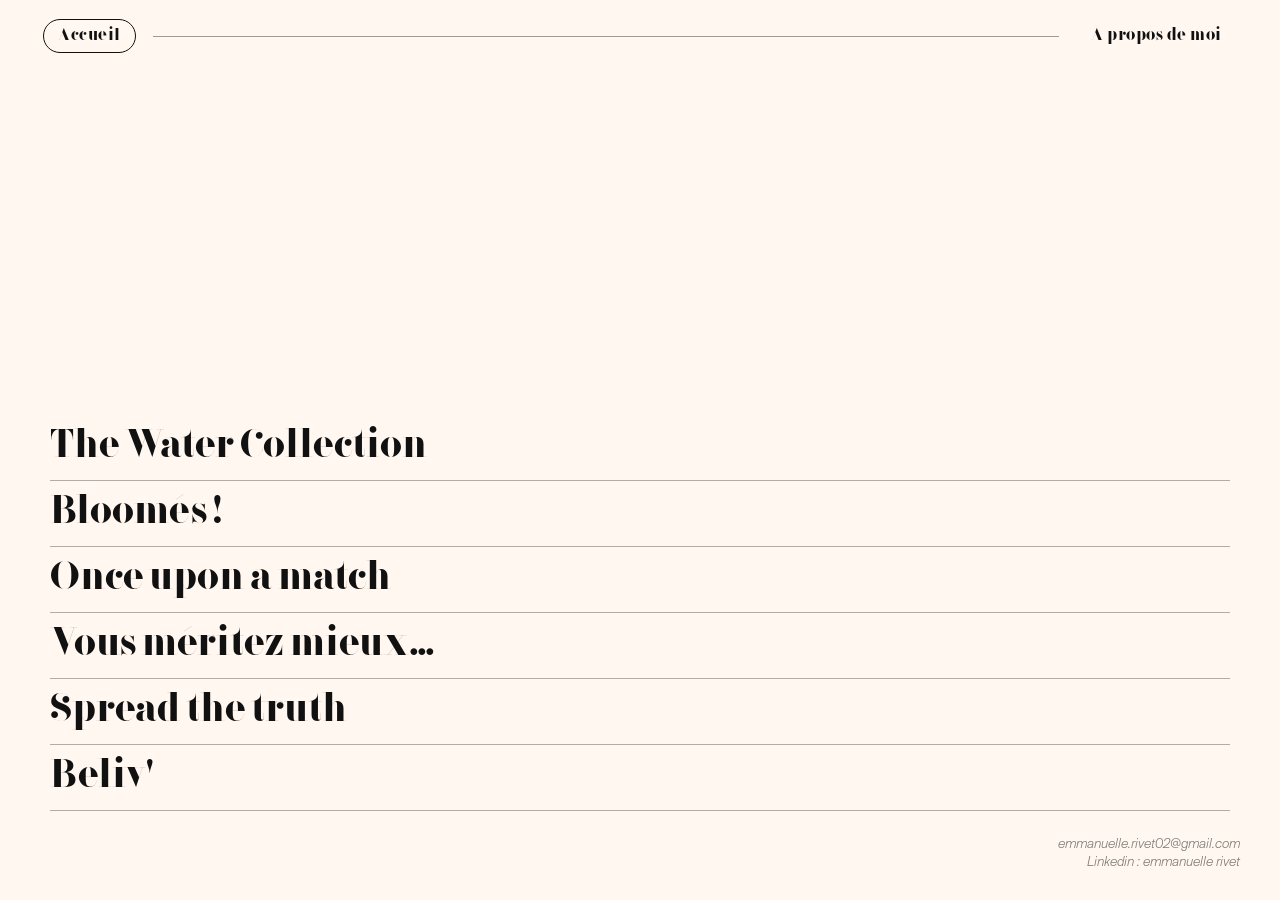
<file: index.html>
<!DOCTYPE html>
<html lang="fr">
<head>
    <meta charset="UTF-8">
    <meta name="viewport" content="width=device-width, initial-scale=1.0">
    <title>Page Accueil</title>
    <link rel="stylesheet" href="CSS/style.css">
</head>
<body>

<header>
     <a class="left fade-item" href="index.html">Accueil</a>
     <div class="header-line"></div>
     <a class="right fade-item" href="apropos.html">À propos de moi</a>
</header>

<main>
  <!-- LISTE -->
  <div class="projects fade-item">
    <a href="dmw.html" class="project" data-img="images/Projet/1-accueil/DA_BuzzmanDMW_TheWaterCollection.png">The Water Collection</a>
    <a href="bloome.html" class="project" data-img="images/Projet/1-accueil/bloome-mockup.png">Bloomés !</a>
    <a href="ouam.html" class="project" data-img="images/Projet/1-accueil/Once-unpon-a-match.jpg">Once upon a match</a>
    <a href="da.html" class="project" data-img="images/Projet/1-accueil/BEURRE_vf_accueil.jpg">Vous méritez mieux...</a>
    <a href="spread.html" class="project" data-img="images/Projet/1-accueil/Spread-the-truth.png">Spread the truth</a>
    <a href="beliv.html" class="project" data-img="images/Projet/1-accueil/beliv.png">Beliv'</a>
  </div>

  <!-- IMAGE -->
  <div class="preview fade-item">
    <img id="preview-img" >
  </div>

<div class="contact fade-item">
  <a href="mailto:emmanuelle.rivet02@gmail.com">
    emmanuelle.rivet02@gmail.com
  </a>

  <a href="https://www.linkedin.com/in/emmanuelle-rivet" target="_blank">
    Linkedin : emmanuelle rivet
  </a>
</div>

</main>

        <script src="JS/index.js"></script>
</body>

<div id="splash">
  <img src="images/Projet/1-accueil/Transition.png" alt="loading">
</div>

</html>
</file>
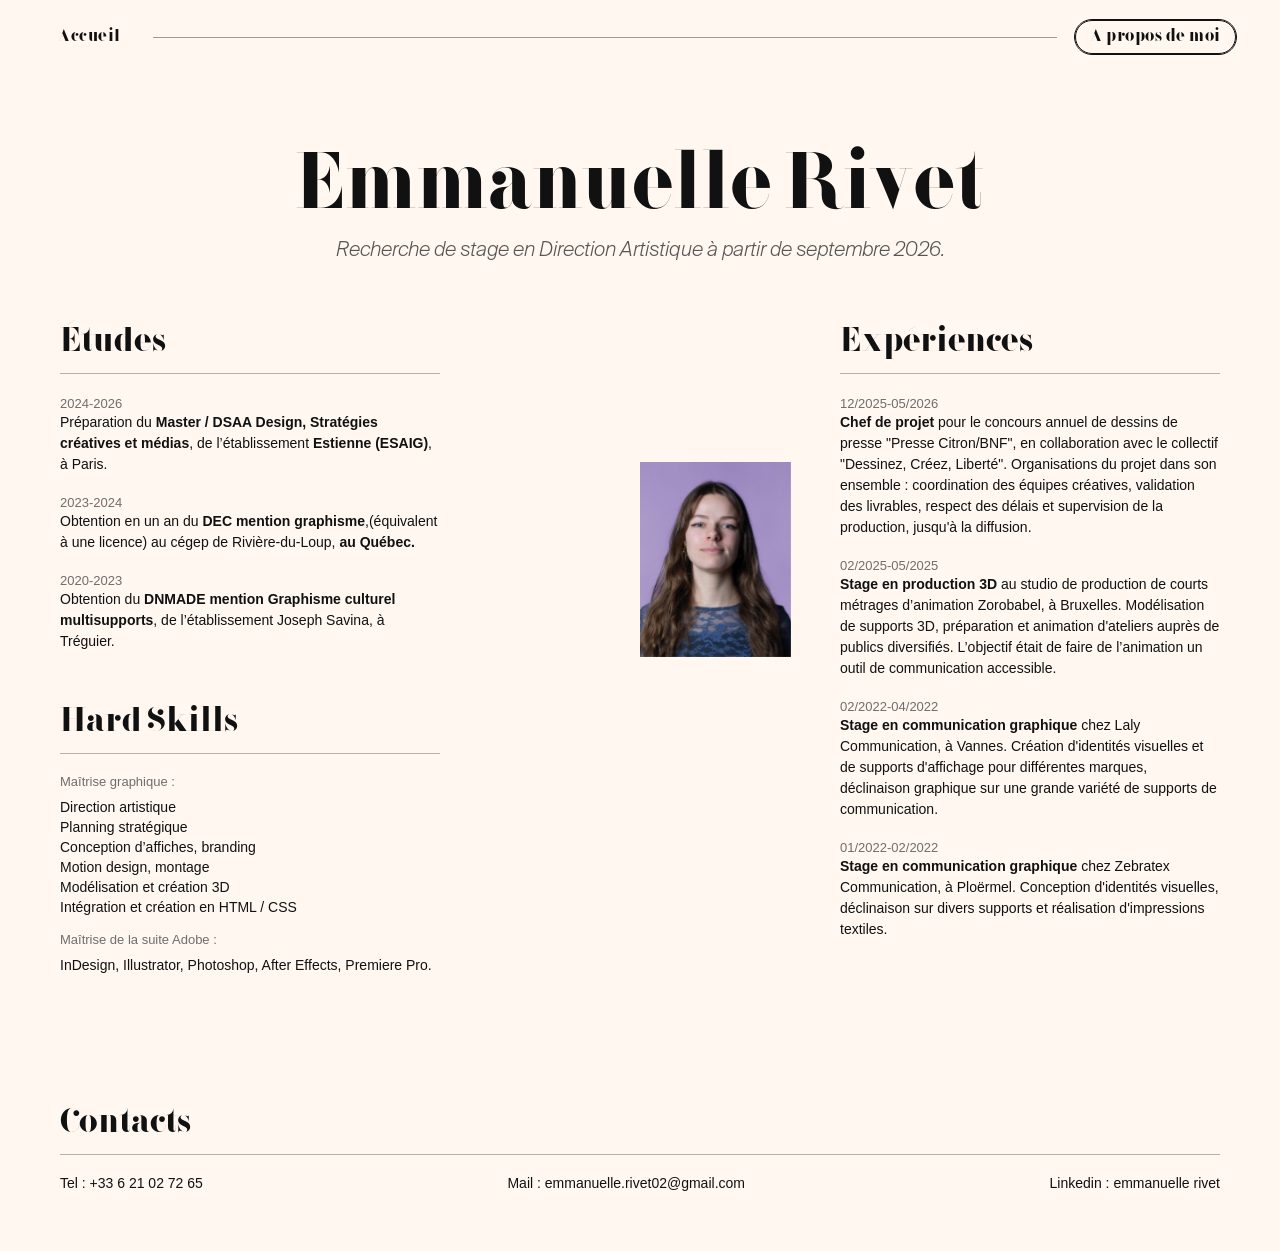
<file: apropos.html>
<!DOCTYPE html>
<html lang="fr">
<head>
    <meta charset="UTF-8">
    <meta name="viewport" content="width=device-width, initial-scale=1.0">
    <title>À propos</title>
    <link rel="stylesheet" href="CSS/tyles-apropos.css">
</head>

<body>

<header>
    <a class="left fade-item" href="index.html">Accueil</a>
    <div class="header-line"></div>
    <a class="right fade-item" href="apropos.html">À propos de moi</a>
</header>

<main class="container">

    <!-- HERO -->
    <section class="hero fade-item">
        <div class="hero-title zoom-hover">Emmanuelle Rivet</div>
        <p class="subtitle">Recherche de stage en Direction Artistique à partir de septembre 2026.</p>
    </section>

    <!-- GRID -->
    <section class="grid fade-item">

        <!-- LEFT -->
        <div>
            <div class="section fade-item">
                <div class="section-title zoom-hover">Études</div>
                <div class="line"></div>

                <div class="item">
                    <span class="date">2024-2026</span>
                    <p>Préparation du <strong>Master / DSAA Design, Stratégies créatives et médias</strong>, de l’établissement <strong>Estienne (ESAIG)</strong>, à Paris.</p>
                </div>

                <div class="item">
                    <span class="date">2023-2024</span>
                    <p>Obtention en un an du <strong>DEC mention graphisme</strong>,(équivalent à une licence) au cégep de Rivière-du-Loup, <strong>au Québec.</strong>   </p>
                </div>

                <div class="item">
                    <span class="date">2020-2023</span>
                    <p>Obtention du <strong>DNMADE mention Graphisme culturel multisupports</strong>, de l’établissement Joseph Savina, à Tréguier.</p>
                </div>
            </div>

            <div class="section fade-item">
                <div class="section-title zoom-hover">Hard Skills</div>
                <div class="line"></div>

                <div class="skills">
                    <p>Maîtrise graphique :</p>
                    <ul>
                        <li>Direction artistique</li>
                        <li>Planning stratégique</li>
                        <li>Conception d’affiches, branding</li>
                        <li>Motion design, montage</li>
                        <li>Modélisation et création 3D</li>
                        <li>Intégration et création en HTML / CSS</li>
                    </ul>
                </div>

                <div class="adobe"> 
                  <p>Maîtrise de la suite Adobe : </p>
                  <ul><li>InDesign, Illustrator, Photoshop, After Effects, Premiere Pro.</li></ul>
                </div>
            </div>
        </div>

        <!-- IMAGE -->
        <div class="center">
<img id="preview" src="images/Projet/0-A propos/photo-2.jpg" alt="portrait">        </div>

        <!-- RIGHT -->
        <div>
            <div class="section fade-item">
                <div class="section-title zoom-hover">Expériences</div>
                <div class="line"></div>

                <div class="item">
                    <span class="date">12/2025-05/2026</span>
                    <p><strong>Chef de projet</strong> pour le concours annuel de dessins de presse "Presse Citron/BNF", en collaboration avec le collectif "Dessinez, Créez, Liberté".
                    Organisations du projet dans son ensemble : coordination des équipes créatives, validation des livrables, respect des délais et supervision de la production, jusqu'à la diffusion.</p>
                </div>

                <div class="item">
                    <span class="date">02/2025-05/2025</span>
                    <p><strong>Stage en production 3D</strong> au studio de production de courts métrages d’animation Zorobabel, à Bruxelles.
                    Modélisation de supports 3D, préparation et animation d'ateliers auprès de publics diversifiés. L’objectif était de faire de l’animation un outil de communication accessible.</p>
                </div>

                <div class="item">
                    <span class="date">02/2022-04/2022</span>
                    <p><strong>Stage en communication graphique</strong> chez Laly Communication, à Vannes.
                    Création d'identités visuelles et de supports d'affichage pour différentes marques, déclinaison graphique sur une grande variété de supports de communication.</p>
                </div>

                <div class="item">
                    <span class="date">01/2022-02/2022</span>
                    <p><strong>Stage en communication graphique</strong> chez  Zebratex Communication, à Ploërmel.
                    Conception d'identités visuelles, déclinaison sur divers supports et réalisation d'impressions textiles.</p>
                </div>
            </div>
        </div>

    </section>

    <!-- CONTACT -->
    <footer class="contact fade-item">
        <div class="section-title zoom-hover">Contacts</div>
        <div class="line"></div>

        <div class="contact-grid">
            <p><a href="tel:+33621027265">Tel : +33 6 21 02 72 65</a></p>
            <p><a href="mailto:emmanuelle.rivet02@gmail.com">Mail : emmanuelle.rivet02@gmail.com</a></p>
            <p><a href="https://www.linkedin.com/in/emmanuelle-rivet" target="_blank">Linkedin : emmanuelle rivet</a></p>
        </div>
    </footer>

</main>
        <script src="JS/apropos.js"></script>

</body>
</html>
</file>
<file: CSS/style.css>
@font-face {
  font-family: 'F37Bella';
  src: url('../Typo/F37 Bella/F37Bella.otf') format('opentype');
  font-weight: normal;
  font-style: normal;
}
@font-face {
  font-family: 'SuisseI';
  src: url('../Typo/suissefont/SuisseIntl-LightItalic.otf') format('opentype');
  font-weight: normal;
  font-style: normal;
}
  @font-face {
  font-family: 'Suisse';
  src: url('../Typo/suissefont/SuisseIntl-Light.otf') format('opentype');
  font-weight: normal;
  font-style: normal;
}* 

{
  margin: 0;
  padding: 0;
  box-sizing: border-box;
  font-family: Arial, sans-serif;
}

a {
  text-decoration: none;
  color: inherit;
}
html, body {
  overflow-x: hidden;
}
body {
  margin: 0;
  font-family: 'Suisse', serif;
  color: #111;
  background: #fff7f0;
opacity: 1;
  transition: opacity 0.4s ease;
  overflow: hidden;
}

body.fade-out {
  opacity: 0;
}
/* HEADER */
header {
  position: fixed;
  top: 0;
  left: 0;
  width: 100%;
  padding: 20px 44px 2px;
  display: flex;
  align-items: center;
  gap: 18px;
  z-index: 100;
  background: #fff7f0;
}
header .left {
  outline: 1.5px solid #111;
  background: #fff7f0;
  cursor: pointer; /* ou crosshair, grab, etc. */
}

header .left,
header .right {
  font-family: 'F37Bella';
  font-size: 17px;
  font-weight: 500;
  letter-spacing: 0.03em;
  white-space: nowrap;
  color: #111;
  padding: 6px 14px;
  border-radius: 999px;
  transition: all 0.25s ease;
}

header .header-line {
  flex: 1;
  height: 1px;
  background: #111;
  opacity: 0.4;
}

header .left:hover,
header .right:hover {
  outline: 1.5px solid #111;
  background: #fff7f0;
  cursor: pointer; /* ou crosshair, grab, etc. */

}
/* LAYOUT */
main {
  display: flex;
  height: calc(100vh - 80px);
}

/* PROJETS */
.projects {
  width: 60%;
  display: flex;
  flex-direction: column;
  justify-content: flex-end; /* 👈 clé ici */
  padding-left: 50px;
  padding-bottom: 10px; /* petit espace du bas */
  height: 100%;
  position: relative;
}

.project::after {
  content: "";
  position: absolute;
  left: 0;
  bottom: 0;
  width: calc(100vw - 100px);
  height: 0.5px;
  background: rgba(0,0,0,0.3);
  transform: translateZ(0);
  z-index: 0;
}

/* TEXTE */
.project {
  font-family: 'F37Bella', serif;
  font-size: 42px; /* 1/3 plus petit */
  text-decoration: none;
  color: #111;
  padding: 9px 0;

  position: relative;
  z-index: 2; /* au-dessus des lignes */

  transition: transform 0.3s cubic-bezier(.25,.8,.25,1),
              opacity 0.3s;
}

/* HOVER PREMIUM */
.project:hover {
  transform: scale(1.08);
  color: rgba(17,17,17,0.45);

}

/* IMAGE */

.preview {
  width: 50%;
  position: relative;
  z-index: 3;
  display: flex;
  justify-content: center;
  align-items: center;
  padding: 0;
  margin: 0;
}
.preview img {
  display: block;
  width: 80%;
  margin-right: 500px;
  transform: none;
  transition: opacity 0.8s ease, transform 0.6s cubic-bezier(.25,.8,.25,1);
}

.contact {
  position: fixed;
  bottom: 30px;
  right: 40px;
  display: flex;
  flex-direction: column;
  gap: 1px;
  text-align: right;
  z-index: 200;
}

.contact a {
  font-family: 'SuisseI';
  font-size: 13px;
  color: rgba(17, 17, 17, 0.689);
  text-decoration: none;
  opacity: 0.8;
  transition: opacity 0.3s ease;
}

.contact a:hover {
  opacity: 1;
  text-decoration: underline;
}

/* Chrome / Edge / Safari */
::-webkit-scrollbar {
  width: 6px;
}

::-webkit-scrollbar-track {
  background: transparent;
}

::-webkit-scrollbar-thumb {
  background: #111;
  border-radius: 10px;
}

/* Firefox */
html {
  scrollbar-width: thin;
  scrollbar-color: #111 transparent;
}


@media (max-width: 768px) {

  main {
    flex-direction: column;
    height: auto;
  }

  /* IMAGE AU-DESSUS */
  .preview {
    width: 100%;
    order: 1;
    margin-top: 100px;
  }

  .preview img {
    width: 90%;
    margin-left: 0;
      margin-right: -5px;

  }

  /* PROJETS EN DESSOUS */
 .projects {
  width: 100%;
  order: 2;
  padding: 6px 20px; /* 👈 garde marge gauche + droite */
  justify-content: flex-start;
  padding-bottom: 80px;
}
  .project:hover {
    transform: none;
    color: #111;
  }
}


  /* TEXTE SUR UNE SEULE LIGNE */
  .project {
    font-size: 40px; /* réduction */
    white-space: nowrap; /* empêche retour à la ligne */
    text-overflow: ellipsis; /* coupe proprement si trop long */
  }


  .fade-item {
  opacity: 0;
  transform: translateY(10px);
  transition: opacity 0.6s ease, transform 0.6s ease;
}

.fade-item.show {
  opacity: 1;
  transform: translateY(0);
}
#splash {
  position: fixed;
  top: 0;
  left: 0;
  width: 100%;
  height: 100vh;
  background: #fff7f0;
  display: flex;
  align-items: center;
  justify-content: center;
  z-index: 99999;
}

#splash img {
  width: 100%;
  height: 100%;
  object-fit: cover;
}

/* animation de sortie */
#splash.hide {
  animation: splashUp 1s ease-in-out forwards;
}

@keyframes splashUp {
  0% {
    transform: translateY(0%);
  }

  100% {
    transform: translateY(-100%);
  }
}
</file>
<file: CSS/tyles-apropos.css>
@font-face {
  font-family: 'F37Bella';
  src: url('../Typo/F37 Bella/F37Bella.otf') format('opentype');
  font-weight: normal;
  font-style: normal;
}
@font-face {
  font-family: 'SuisseI';
  src: url('../Typo/suissefont/SuisseIntl-LightItalic.otf') format('opentype');
  font-weight: normal;
  font-style: normal;
}
  @font-face {
  font-family: 'Suisse';
  src: url('../Typo/suissefont/SuisseIntl-Light.otf') format('opentype');
  font-weight: normal;
  font-style: normal;
}* 

{
  margin: 0;
  padding: 0;
  box-sizing: border-box;
  font-family: Arial, sans-serif;
}

a {
  text-decoration: none;
  color: inherit;
}
html, body {
  overflow-x: hidden;
}
body {
  margin: 0;
  font-family: 'Suisse', serif;
  color: #111;
  background: #fff7f0;
opacity: 1;
  transition: opacity 0.4s ease;
  overflow-x: hidden;
}

body.fade-out {
  opacity: 0;
}
/* HEADER */
header {
  position: fixed;
  top: 0;
  left: 0;
  width: 100%;
  padding: 20px 44px 2px;
  display: flex;
  align-items: center;
  gap: 18px;
  z-index: 100;
  background: #fff7f0;
}
header .right {
  outline: 1.5px solid #111;
  background: #fff7f0;
  cursor: pointer; /* ou crosshair, grab, etc. */
}

header .left,
header .right {
  font-family: 'F37Bella';
  font-size: 17px;
  font-weight: 500;
  letter-spacing: 0.03em;
  white-space: nowrap;
  color: #111;
  padding: 6px 14px;
  border-radius: 999px;
  transition: all 0.25s ease;
}

header .header-line {
  flex: 1;
  height: 1px;
  background: #111;
  opacity: 0.4;
}

header .left:hover,
header .right:hover {
  outline: 1.5px solid #111;
  background: #fff7f0;
  cursor: pointer; /* ou crosshair, grab, etc. */

}

/* Chrome / Edge / Safari */
::-webkit-scrollbar {
  width: 6px;
}

::-webkit-scrollbar-track {
  background: transparent;
}

::-webkit-scrollbar-thumb {
  background: #111;
  border-radius: 10px;
}

/* Firefox */
html {
  scrollbar-width: thin;
  scrollbar-color: #111 transparent;
}

.right {
  border: 1px solid #111;
  padding: 6px 14+px;
  border-radius: 20px;
}

/* LAYOUT */
.container {
  padding: 140px 60px 60px;
}

/* HERO */
.hero {
  text-align: center;
  margin-bottom: 60px;
}

.hero-title {
  font-family: 'F37Bella';
  font-size: 80px;
  font-weight: 400 !important; /* 🔥 FIX PRINCIPAL */
  letter-spacing: 0.01em;
  text-rendering: geometricPrecision;
}

.subtitle {
  font-family: 'SuisseI';
  font-size: 20px;
  opacity: 0.7;
}

.age {
  margin-top: 8px;
}

/* GRID */
.grid {
  display: grid;
  grid-template-columns: 1fr 280px 1fr;
  gap: 60px;
}

/* IMAGE */
.center {
  display: grid;
  place-items: top, center;
}

.center img {
  width: 13%;
}
#preview {
  position: fixed;          /* ou absolute selon ton layout */
  top: 20%;
  left: 50%;
  transform: translate(-50%, -50%);
  
  transition: transform 0.15s ease-out;
  will-change: transform;
  pointer-events: none;     /* IMPORTANT pour ne pas bloquer la souris */
}
/* SECTIONS */
.section {
  margin-bottom: 50px;
  border-radius: 6%;
}

.section-title {
  font-family: 'F37Bella';
  font-size: 34px;
  font-weight: 400 !important; /* 🔥 FIX */
  margin-bottom: 10px;
}

.line {
  height: 1px;
  background: #111;
  opacity: 0.3;
  margin-bottom: 20px;
}

/* CONTENT */
.item {
  margin-bottom: 18px;
}

.date {
  font-size: 13px;
  opacity: 0.6;
}

.item p {
  font-size: 14px;
  line-height: 1.5;
}

/* SKILLS */
.skills p {
  font-size: 13px;
  opacity: 0.6;
  }
.skills ul {
  list-style: none;
  margin-top: 10px;
}

.skills li {
  font-size: 14px;
  margin-bottom: 4px;
}

.adobe p {
  margin-top: 17px;
  font-size: 13px;
  opacity: 0.6;
}

.adobe ul {
  list-style: none;
  margin-top: 10px;
}

.adobe li {
  font-size: 14px;
  margin-bottom: 4px;
}

/* CONTACT */
.contact {
  margin-top: 80px;
}

.contact-grid {
  display: flex;
  justify-content: space-between;
  margin-top: 20px;
  font-size: 14px;
}

.fade-item {
  opacity: 0;
  transform: translateY(20px);
  transition: opacity 0.8s ease, transform 0.8s ease;
  will-change: opacity, transform;
}

.fade-item.show {
  opacity: 1;
  transform: translateY(0);
}

.zoom-hover {
  display: inline-block;
  transition: transform 0.25s cubic-bezier(.2,.8,.2,1);
  transform-origin: center;
  cursor: default;
}

.zoom-hover:hover {
  transform: scale(1.04);
}

@media (max-width: 768px) {

  /* HEADER / TYPO */
  .hero-title {
    font-size: 36px;
    text-align: center;
  }

  .subtitle {
    font-size: 14px;
    text-align: center;
  }

  .age {
    text-align: center;
    font-size: 13px;
  }

  /* GRID → colonne verticale */
  .grid {
    display: flex;
    flex-direction: column;
    gap: 40px;
    padding: 0 20px;
  }

  /* IMAGE */
    .center {
    display: none;
  }


  /* SECTIONS ordre swipe */
  .section:nth-child(1) {
    order: 1; /* études */
  }

  .section:nth-child(2) {
    order: 2; /* expériences */
  }

  .section:nth-child(3) {
    order: 3; /* skills */
  }

  /* CONTACT */
  .contact {
    order: 4;
    margin-top: 40px;
    text-align: center;
  }

  .contact-grid {
    flex-direction: column;
    gap: 10px;
    text-align: center;
  }
}
</file>
